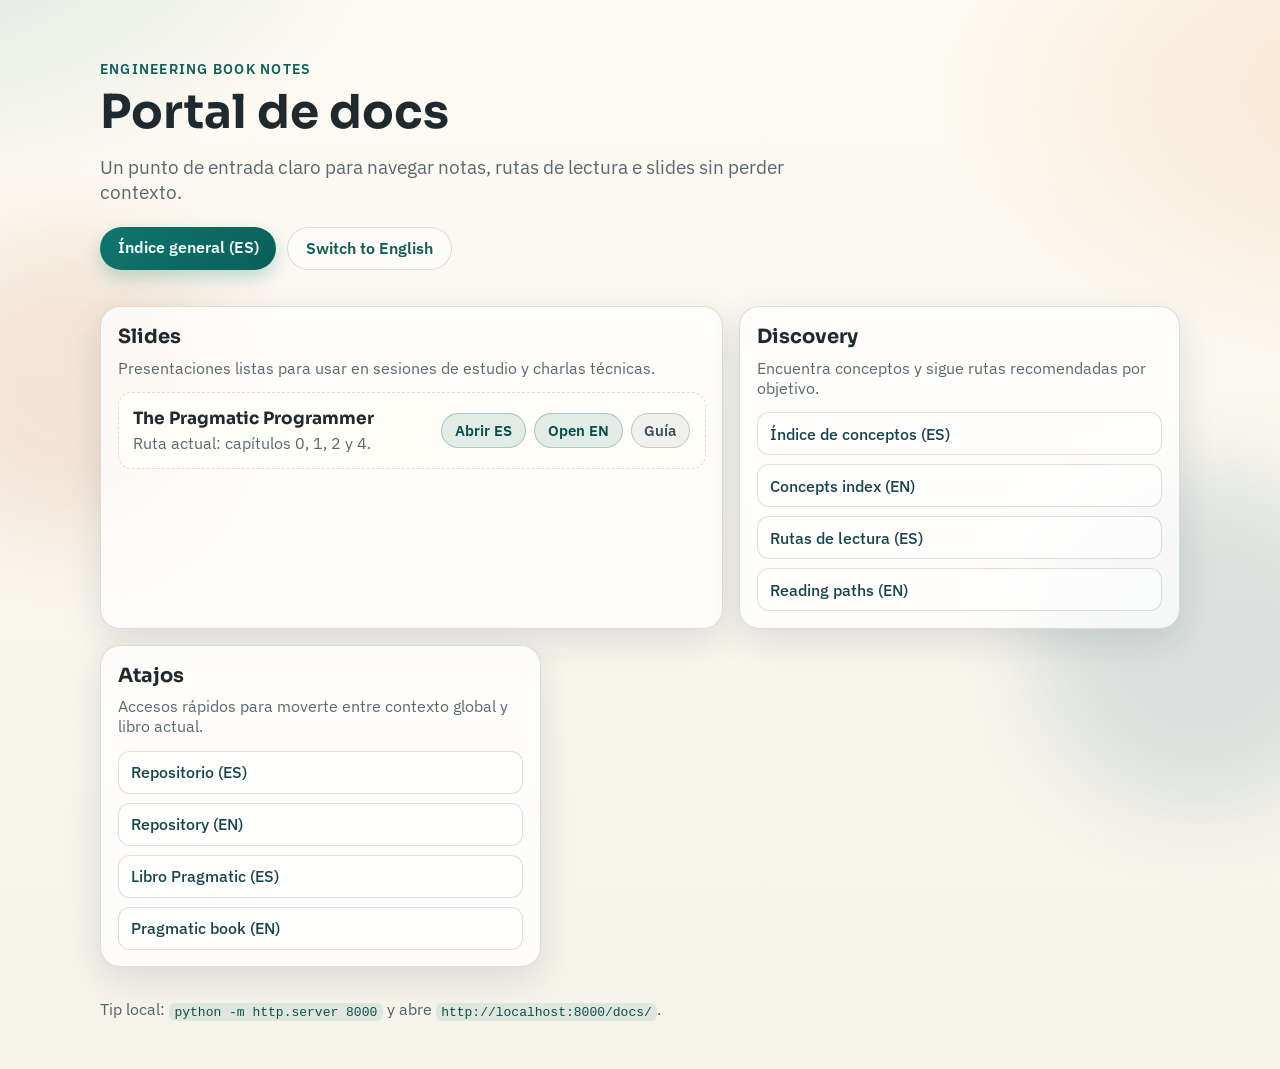
<file: docs/index.html>
<!doctype html>
<html lang="es">
<head>
  <meta charset="utf-8">
  <meta name="viewport" content="width=device-width, initial-scale=1">
  <title>Portal Docs | Engineering Book Notes</title>
  <meta name="description" content="Portal de documentación, rutas y slides para Engineering Book Notes.">
  <link rel="preconnect" href="https://fonts.googleapis.com">
  <link rel="preconnect" href="https://fonts.gstatic.com" crossorigin>
  <link href="https://fonts.googleapis.com/css2?family=Sora:wght@400;600;700&family=IBM+Plex+Sans:wght@400;500;600&display=swap" rel="stylesheet">
  <link rel="stylesheet" href="assets/portal.css">
</head>
<body>
  <div class="bg-shape bg-shape-a" aria-hidden="true"></div>
  <div class="bg-shape bg-shape-b" aria-hidden="true"></div>

  <header class="shell hero reveal">
    <p class="eyebrow">Engineering Book Notes</p>
    <h1>Portal de docs</h1>
    <p class="lead">Un punto de entrada claro para navegar notas, rutas de lectura e slides sin perder contexto.</p>
    <div class="hero-actions">
      <a class="btn btn-primary" href="../README.es.md">Índice general (ES)</a>
      <a class="btn btn-ghost" href="index.en.html">Switch to English</a>
    </div>
  </header>

  <main class="shell grid-layout">
    <section class="card reveal" style="--delay: 0.05s">
      <h2>Slides</h2>
      <p>Presentaciones listas para usar en sesiones de estudio y charlas técnicas.</p>

      <article class="subcard">
        <div>
          <h3>The Pragmatic Programmer</h3>
          <p>Ruta actual: capítulos 0, 1, 2 y 4.</p>
        </div>
        <div class="row-actions">
          <a class="chip" href="slides/pragmatic-programmer/index.html">Abrir ES</a>
          <a class="chip" href="slides/pragmatic-programmer/index.en.html">Open EN</a>
          <a class="chip chip-muted" href="slides/pragmatic-programmer/README.es.md">Guía</a>
        </div>
      </article>
    </section>

    <section class="card reveal" style="--delay: 0.12s">
      <h2>Discovery</h2>
      <p>Encuentra conceptos y sigue rutas recomendadas por objetivo.</p>
      <div class="link-grid">
        <a href="concepts-index.es.md">Índice de conceptos (ES)</a>
        <a href="concepts-index.md">Concepts index (EN)</a>
        <a href="reading-paths.es.md">Rutas de lectura (ES)</a>
        <a href="reading-paths.md">Reading paths (EN)</a>
      </div>
    </section>

    <section class="card reveal" style="--delay: 0.19s">
      <h2>Atajos</h2>
      <p>Accesos rápidos para moverte entre contexto global y libro actual.</p>
      <div class="link-grid">
        <a href="../README.es.md">Repositorio (ES)</a>
        <a href="../README.md">Repository (EN)</a>
        <a href="../books/the-pragmatic-programmer/README.es.md">Libro Pragmatic (ES)</a>
        <a href="../books/the-pragmatic-programmer/README.md">Pragmatic book (EN)</a>
      </div>
    </section>
  </main>

  <footer class="shell footer reveal" style="--delay: 0.24s">
    <p>Tip local: <code>python -m http.server 8000</code> y abre <code>http://localhost:8000/docs/</code>.</p>
  </footer>
</body>
</html>
</file>
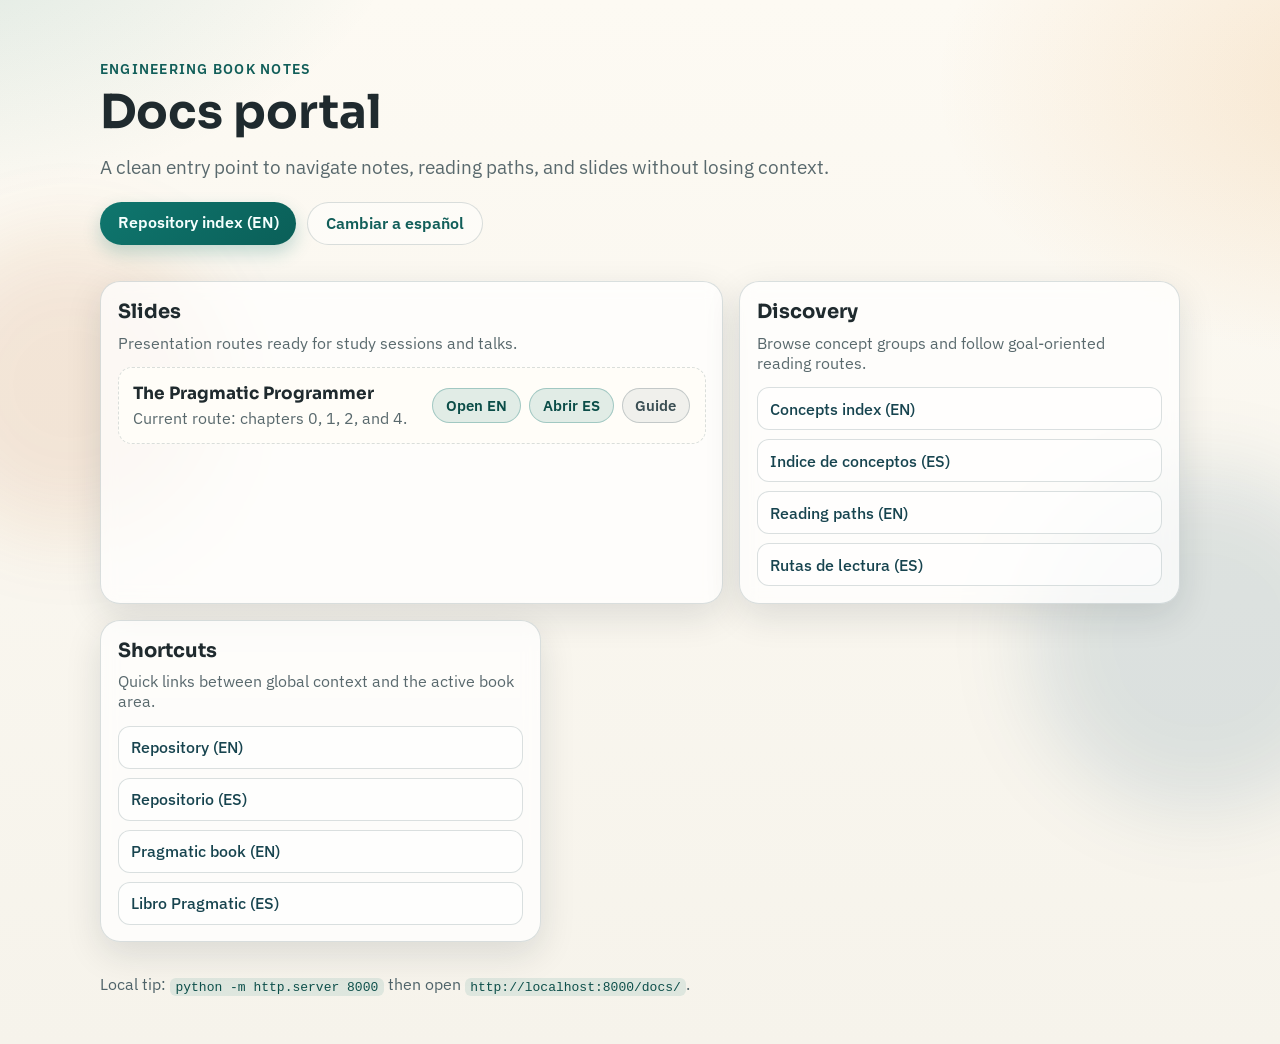
<file: docs/index.en.html>
<!doctype html>
<html lang="en">
<head>
  <meta charset="utf-8">
  <meta name="viewport" content="width=device-width, initial-scale=1">
  <title>Docs Portal | Engineering Book Notes</title>
  <meta name="description" content="Documentation, discovery, and slide portal for Engineering Book Notes.">
  <link rel="preconnect" href="https://fonts.googleapis.com">
  <link rel="preconnect" href="https://fonts.gstatic.com" crossorigin>
  <link href="https://fonts.googleapis.com/css2?family=Sora:wght@400;600;700&family=IBM+Plex+Sans:wght@400;500;600&display=swap" rel="stylesheet">
  <link rel="stylesheet" href="assets/portal.css">
</head>
<body>
  <div class="bg-shape bg-shape-a" aria-hidden="true"></div>
  <div class="bg-shape bg-shape-b" aria-hidden="true"></div>

  <header class="shell hero reveal">
    <p class="eyebrow">Engineering Book Notes</p>
    <h1>Docs portal</h1>
    <p class="lead">A clean entry point to navigate notes, reading paths, and slides without losing context.</p>
    <div class="hero-actions">
      <a class="btn btn-primary" href="../README.md">Repository index (EN)</a>
      <a class="btn btn-ghost" href="index.html">Cambiar a español</a>
    </div>
  </header>

  <main class="shell grid-layout">
    <section class="card reveal" style="--delay: 0.05s">
      <h2>Slides</h2>
      <p>Presentation routes ready for study sessions and talks.</p>

      <article class="subcard">
        <div>
          <h3>The Pragmatic Programmer</h3>
          <p>Current route: chapters 0, 1, 2, and 4.</p>
        </div>
        <div class="row-actions">
          <a class="chip" href="slides/pragmatic-programmer/index.en.html">Open EN</a>
          <a class="chip" href="slides/pragmatic-programmer/index.html">Abrir ES</a>
          <a class="chip chip-muted" href="slides/pragmatic-programmer/README.md">Guide</a>
        </div>
      </article>
    </section>

    <section class="card reveal" style="--delay: 0.12s">
      <h2>Discovery</h2>
      <p>Browse concept groups and follow goal-oriented reading routes.</p>
      <div class="link-grid">
        <a href="concepts-index.md">Concepts index (EN)</a>
        <a href="concepts-index.es.md">Indice de conceptos (ES)</a>
        <a href="reading-paths.md">Reading paths (EN)</a>
        <a href="reading-paths.es.md">Rutas de lectura (ES)</a>
      </div>
    </section>

    <section class="card reveal" style="--delay: 0.19s">
      <h2>Shortcuts</h2>
      <p>Quick links between global context and the active book area.</p>
      <div class="link-grid">
        <a href="../README.md">Repository (EN)</a>
        <a href="../README.es.md">Repositorio (ES)</a>
        <a href="../books/the-pragmatic-programmer/README.md">Pragmatic book (EN)</a>
        <a href="../books/the-pragmatic-programmer/README.es.md">Libro Pragmatic (ES)</a>
      </div>
    </section>
  </main>

  <footer class="shell footer reveal" style="--delay: 0.24s">
    <p>Local tip: <code>python -m http.server 8000</code> then open <code>http://localhost:8000/docs/</code>.</p>
  </footer>
</body>
</html>
</file>
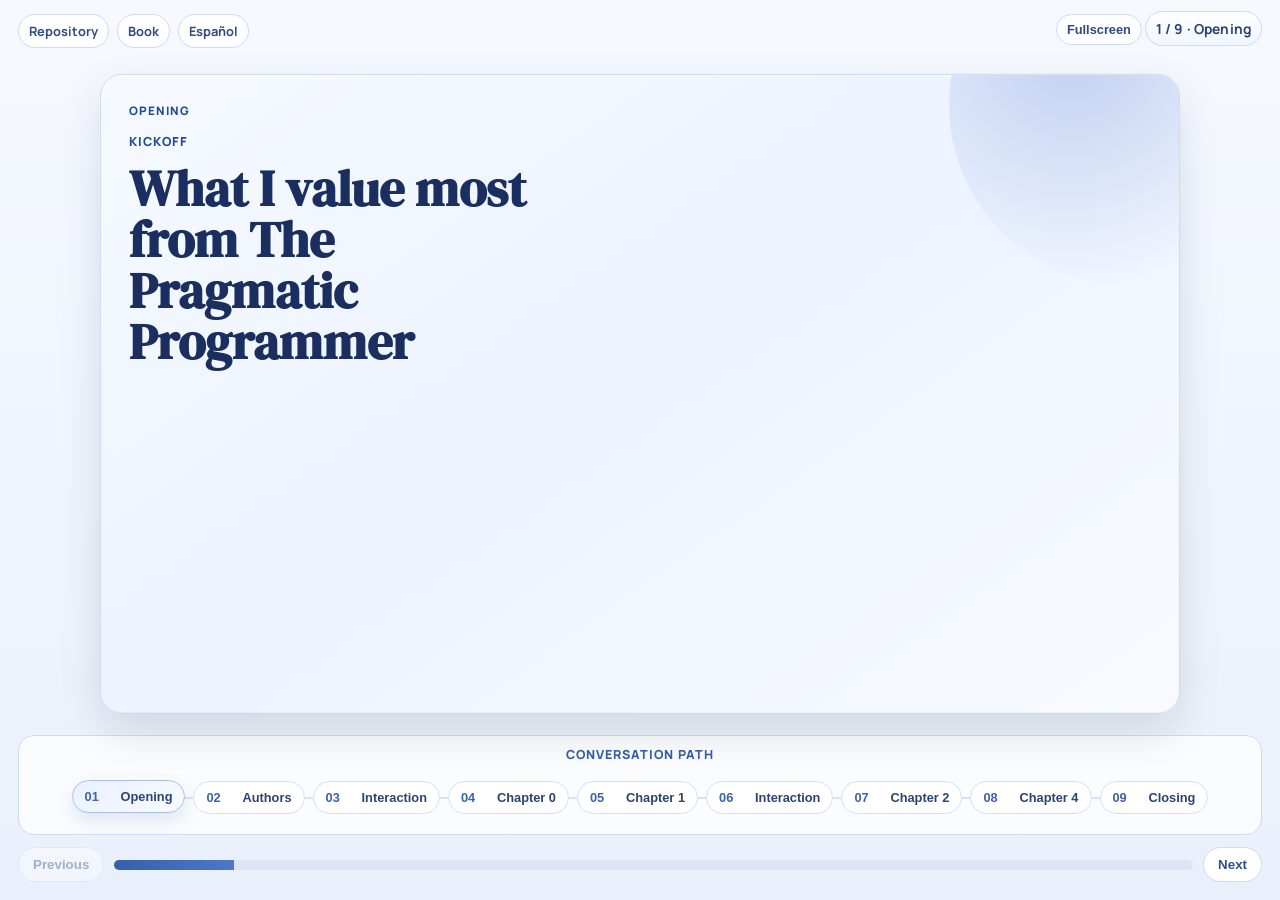
<file: docs/slides/pragmatic-programmer/index.en.html>
<!doctype html>
<html lang="en">
  <head>
    <meta charset="UTF-8" />
    <meta name="viewport" content="width=device-width, initial-scale=1.0" />
    <meta
      name="description"
      content="Presentation for The Pragmatic Programmer (chapters 0, 1, 2, and 4) with practical narrative for technical discussion."
    />
    <title>Slides | The Pragmatic Programmer (EN)</title>
    <link rel="preconnect" href="https://fonts.googleapis.com" />
    <link rel="preconnect" href="https://fonts.gstatic.com" crossorigin />
    <link
      href="https://fonts.googleapis.com/css2?family=DM+Serif+Display:ital@0;1&family=Manrope:wght@400;500;600;700;800&display=swap"
      rel="stylesheet"
    />
    <link rel="stylesheet" href="assets/styles.css" />
  </head>
  <body>
    <div class="bg-grid" aria-hidden="true"></div>
    <div class="bg-glow glow-a" aria-hidden="true"></div>
    <div class="bg-glow glow-b" aria-hidden="true"></div>

    <header class="topbar">
      <div class="topbar-left">
        <a href="https://github.com/duvanbotello/engineering-book-notes" target="_blank" rel="noreferrer">Repository</a>
        <a href="https://github.com/duvanbotello/engineering-book-notes/tree/main/books/the-pragmatic-programmer" target="_blank" rel="noreferrer">Book</a>
        <a href="index.html">Español</a>
      </div>
      <div class="topbar-right">
        <button id="fullscreen" type="button">Fullscreen</button>
        <span id="counter">1 / 11</span>
      </div>
    </header>

    <main class="layout">
      <nav class="agenda" id="agenda" aria-label="Slides timeline"></nav>
      <section class="deck" id="deck" aria-live="polite"></section>
    </main>

    <footer class="controls">
      <button id="prev" type="button">Previous</button>
      <div class="progress"><span id="progress-fill"></span></div>
      <button id="next" type="button">Next</button>
    </footer>

    <script src="assets/slides.en.js"></script>
    <script src="assets/app.js"></script>
  </body>
</html>
</file>
<file: docs/assets/portal.css>
:root {
  --bg: #f6f3eb;
  --bg-soft: #fdfaf3;
  --surface: rgba(255, 255, 255, 0.72);
  --surface-strong: #fffdf8;
  --text: #1f2a2e;
  --muted: #59696d;
  --accent: #0f766e;
  --accent-strong: #115e59;
  --line: rgba(27, 67, 71, 0.16);
  --shadow: 0 12px 36px rgba(19, 37, 44, 0.12);
}

* {
  box-sizing: border-box;
}

body {
  margin: 0;
  min-height: 100vh;
  font-family: "IBM Plex Sans", "Segoe UI", sans-serif;
  color: var(--text);
  background:
    radial-gradient(900px 520px at -10% -10%, rgba(15, 118, 110, 0.16), transparent 60%),
    radial-gradient(740px 440px at 110% 8%, rgba(217, 119, 6, 0.16), transparent 64%),
    linear-gradient(180deg, var(--bg-soft), var(--bg));
  position: relative;
}

.bg-shape {
  position: fixed;
  z-index: 0;
  pointer-events: none;
  border-radius: 999px;
  filter: blur(42px);
  opacity: 0.5;
}

.bg-shape-a {
  width: 340px;
  height: 340px;
  right: -90px;
  bottom: 10%;
  background: rgba(12, 74, 110, 0.24);
}

.bg-shape-b {
  width: 300px;
  height: 300px;
  left: -80px;
  top: 26%;
  background: rgba(180, 83, 9, 0.22);
}

.shell {
  width: min(1080px, calc(100% - 2rem));
  margin: 0 auto;
  position: relative;
  z-index: 1;
}

.hero {
  padding: 3.75rem 0 2.25rem;
}

.eyebrow {
  margin: 0;
  font-size: 0.86rem;
  text-transform: uppercase;
  letter-spacing: 0.09em;
  color: var(--accent-strong);
  font-weight: 600;
}

h1,
h2,
h3 {
  font-family: "Sora", "Trebuchet MS", sans-serif;
  margin: 0;
}

h1 {
  margin-top: 0.55rem;
  font-size: clamp(1.9rem, 2.4vw + 1rem, 3rem);
  line-height: 1.1;
}

.lead {
  margin: 1rem 0 0;
  color: var(--muted);
  font-size: clamp(1rem, 0.7vw + 0.8rem, 1.2rem);
  max-width: 68ch;
}

.hero-actions {
  margin-top: 1.4rem;
  display: flex;
  gap: 0.7rem;
  flex-wrap: wrap;
}

.btn {
  text-decoration: none;
  border-radius: 999px;
  padding: 0.68rem 1.1rem;
  font-weight: 600;
  transition: transform 180ms ease, box-shadow 180ms ease, background-color 180ms ease;
}

.btn:hover {
  transform: translateY(-1px);
}

.btn-primary {
  color: #f5fffe;
  background: linear-gradient(135deg, var(--accent), #0a5f58);
  box-shadow: 0 8px 18px rgba(15, 118, 110, 0.24);
}

.btn-ghost {
  color: var(--accent-strong);
  border: 1px solid var(--line);
  background: rgba(255, 255, 255, 0.45);
}

.grid-layout {
  display: grid;
  grid-template-columns: repeat(12, 1fr);
  gap: 1rem;
  margin-bottom: 2rem;
}

.card {
  grid-column: span 12;
  border: 1px solid var(--line);
  border-radius: 20px;
  padding: 1.05rem;
  background: var(--surface);
  backdrop-filter: blur(8px);
  box-shadow: var(--shadow);
}

.card h2 {
  font-size: 1.22rem;
}

.card > p {
  margin: 0.55rem 0 0.9rem;
  color: var(--muted);
}

.subcard {
  border: 1px dashed var(--line);
  background: var(--surface-strong);
  border-radius: 14px;
  padding: 0.9rem;
  display: flex;
  gap: 0.8rem;
  justify-content: space-between;
  align-items: center;
  flex-wrap: wrap;
}

.subcard h3 {
  font-size: 1.06rem;
}

.subcard p {
  margin: 0.28rem 0 0;
  color: var(--muted);
}

.row-actions {
  display: flex;
  gap: 0.5rem;
  flex-wrap: wrap;
}

.chip {
  text-decoration: none;
  padding: 0.46rem 0.8rem;
  border-radius: 999px;
  border: 1px solid rgba(15, 118, 110, 0.3);
  color: #0b4d48;
  background: rgba(15, 118, 110, 0.12);
  font-weight: 600;
  font-size: 0.92rem;
}

.chip-muted {
  color: #3b4f54;
  background: rgba(67, 94, 101, 0.08);
  border-color: rgba(63, 83, 91, 0.25);
}

.link-grid {
  display: grid;
  gap: 0.55rem;
}

.link-grid a {
  text-decoration: none;
  color: #17444f;
  border: 1px solid var(--line);
  background: rgba(255, 255, 255, 0.5);
  border-radius: 12px;
  padding: 0.66rem 0.75rem;
  font-weight: 500;
}

.link-grid a:hover,
.chip:hover {
  transform: translateY(-1px);
  box-shadow: 0 5px 14px rgba(19, 44, 53, 0.12);
}

.footer {
  padding: 0 0 2.1rem;
  color: #4f6369;
}

code {
  background: rgba(15, 118, 110, 0.1);
  color: #0d4f4a;
  border-radius: 6px;
  padding: 0.1rem 0.34rem;
}

.reveal {
  opacity: 0;
  transform: translateY(14px);
  animation: rise 480ms ease forwards;
  animation-delay: var(--delay, 0s);
}

@keyframes rise {
  to {
    opacity: 1;
    transform: translateY(0);
  }
}

@media (min-width: 860px) {
  .card:nth-child(1) {
    grid-column: span 7;
  }

  .card:nth-child(2),
  .card:nth-child(3) {
    grid-column: span 5;
  }
}

@media (max-width: 560px) {
  .hero {
    padding-top: 2.8rem;
  }

  .card {
    padding: 0.9rem;
  }

  .btn,
  .chip {
    width: 100%;
    text-align: center;
  }
}
</file>
<file: docs/slides/pragmatic-programmer/assets/styles.css>
:root {
  --bg: #eaf0fb;
  --surface: #ffffff;
  --text: #101f3f;
  --muted: #55688f;
  --line: #d0daf0;
  --accent: #355fa8;
  --accent-2: #4b79c8;
  --radius-sm: 10px;
  --radius-md: 14px;
  --radius-lg: 22px;
  --shadow-1: 0 8px 20px rgba(24, 46, 87, 0.08);
  --shadow-2: 0 18px 44px rgba(16, 29, 38, 0.12);
  --shadow-inset: inset 0 1px 0 rgba(255, 255, 255, 0.45), inset 0 -1px 0 rgba(120, 146, 196, 0.08);
  --slide-width: min(1080px, calc(100vw - 56px));
  --slide-height: min(640px, 80vh);
}

* {
  box-sizing: border-box;
}

html,
body {
  margin: 0;
  min-height: 100%;
  font-family: "Manrope", sans-serif;
  color: var(--text);
  background: linear-gradient(180deg, #f6f9ff 0%, var(--bg) 100%);
}

body {
  display: grid;
  grid-template-rows: auto 1fr auto;
  min-height: 100vh;
  overflow: auto;
  position: relative;
}

body::before {
  content: "";
  position: fixed;
  inset: 0;
  pointer-events: none;
  z-index: -1;
  opacity: 0.18;
  background-image: radial-gradient(rgba(36, 58, 102, 0.14) 0.45px, transparent 0.45px);
  background-size: 4px 4px;
}

.bg-grid {
  position: fixed;
  inset: 0;
  z-index: -2;
  background-image: linear-gradient(rgba(66, 96, 150, 0.09) 1px, transparent 1px),
    linear-gradient(90deg, rgba(66, 96, 150, 0.09) 1px, transparent 1px);
  background-size: 34px 34px;
}

.bg-glow {
  position: fixed;
  width: 360px;
  height: 360px;
  border-radius: 50%;
  filter: blur(56px);
  z-index: -1;
  opacity: 0.52;
}

.glow-a {
  top: -120px;
  right: -80px;
  background: radial-gradient(circle at 35% 35%, #a7c3f3 0%, transparent 70%);
}

.glow-b {
  left: -120px;
  bottom: -120px;
  background: radial-gradient(circle at 35% 35%, #d4e1fb 0%, transparent 72%);
}

.topbar {
  display: flex;
  justify-content: space-between;
  gap: 10px;
  padding: 14px 18px;
  transition: opacity 0.28s ease, transform 0.28s ease;
}

.topbar-left {
  display: flex;
  gap: 8px;
  flex-wrap: wrap;
}

.topbar a,
.topbar-right span {
  border: 1px solid var(--line);
  border-radius: 999px;
  background: rgba(255, 255, 255, 0.84);
  text-decoration: none;
  color: #304b7d;
  font-size: 0.8rem;
  font-weight: 700;
  padding: 7px 10px;
}

.topbar-right span {
  font-size: 0.86rem;
  letter-spacing: 0.01em;
  color: #274273;
  background: linear-gradient(180deg, rgba(255, 255, 255, 0.92) 0%, rgba(240, 246, 255, 0.9) 100%);
}

.topbar button {
  border: 1px solid var(--line);
  border-radius: 999px;
  background: rgba(255, 255, 255, 0.84);
  color: #304b7d;
  font-size: 0.8rem;
  font-weight: 700;
  padding: 7px 10px;
  cursor: pointer;
}

.layout {
  display: grid;
  grid-template-rows: 1fr auto;
  gap: 10px;
  padding: 0 18px;
}

.deck {
  grid-row: 1;
}

.agenda {
  grid-row: 2;
}

.agenda {
  border: 1px solid var(--line);
  border-radius: 16px;
  background: rgba(255, 255, 255, 0.75);
  backdrop-filter: blur(8px);
  padding: 10px 12px;
  overflow-x: auto;
  overflow-y: hidden;
  white-space: nowrap;
  scrollbar-width: thin;
  --timeline-progress: 0%;
  text-align: center;
}

.agenda-title {
  margin: 0 0 8px;
  font-size: 0.78rem;
  text-transform: uppercase;
  letter-spacing: 0.08em;
  color: var(--accent);
  font-weight: 800;
  text-align: center;
}

.agenda-list {
  display: inline-flex;
  gap: 8px;
  align-items: center;
  min-width: max-content;
  margin: 0 auto;
  padding: 10px 0;
  position: relative;
}

.agenda-list::before,
.agenda-list::after {
  content: "";
  position: absolute;
  left: 0;
  right: 0;
  top: 50%;
  transform: translateY(-50%);
  height: 2px;
  border-radius: 999px;
}

.agenda-list::before {
  background: #d8e2f5;
}

.agenda-list::after {
  width: var(--timeline-progress);
  right: auto;
  background: linear-gradient(90deg, #4a75c2 0%, #6d93d9 100%);
  transition: width 0.35s ease;
}

.agenda-item {
  border: 1px solid #d5def1;
  border-radius: 999px;
  background: #fff;
  color: #2b4472;
  text-align: left;
  font-size: 0.8rem;
  padding: 8px 12px;
  cursor: pointer;
  display: inline-grid;
  grid-template-columns: 30px 1fr;
  gap: 6px;
  align-items: center;
  white-space: nowrap;
  position: relative;
  z-index: 1;
  transition: transform 0.18s ease, box-shadow 0.18s ease, border-color 0.18s ease, background 0.18s ease;
}

.agenda-item:hover {
  border-color: #abc0e9;
  box-shadow: 0 10px 20px rgba(62, 95, 158, 0.13);
  transform: translateY(-1px) scale(1.01);
}

.agenda-item span {
  font-weight: 800;
  color: #3b63ac;
}

.agenda-item.active {
  border-color: #a8bee9;
  background: linear-gradient(140deg, #eaf1ff 0%, #f7faff 100%);
  box-shadow: 0 8px 18px rgba(67, 102, 168, 0.15);
  transform: translateY(-1px);
}

.agenda-item.active-pulse {
  animation: activePulse 0.38s ease;
}

.deck {
  display: grid;
  place-items: center;
  padding: 0;
}

.slide {
  --slide-accent: var(--accent);
  --slide-accent-soft: rgba(231, 239, 255, 0.86);
  --slide-accent-strong: #204889;
  --reveal-distance: 8px;
  --reveal-scale: 1;
  --reveal-blur: 0px;
  width: var(--slide-width);
  height: var(--slide-height);
  border: 1px solid var(--line);
  border-radius: var(--radius-lg);
  background: linear-gradient(155deg, #ffffff 0%, #f2f6ff 100%);
  box-shadow: var(--shadow-2), var(--shadow-inset);
  padding: clamp(18px, 2.4vw, 28px);
  display: grid;
  grid-template-columns: 1.5fr 1fr;
  grid-template-rows: 1fr auto;
  gap: 14px;
  animation: fadeIn 0.35s ease;
  position: relative;
  overflow: hidden;
}

.theme-vision,
.theme-context {
  --slide-accent: #3f66ae;
  --slide-accent-soft: rgba(229, 238, 255, 0.9);
  --slide-accent-strong: #234a91;
}

.theme-preface {
  --slide-accent: #2f5ca6;
  --slide-accent-soft: rgba(225, 236, 255, 0.9);
  --slide-accent-strong: #204585;
}

.theme-philosophy {
  --slide-accent: #2d7a63;
  --slide-accent-soft: rgba(229, 246, 240, 0.92);
  --slide-accent-strong: #145a46;
}

.theme-approach {
  --slide-accent: #7f5f26;
  --slide-accent-soft: rgba(250, 243, 227, 0.92);
  --slide-accent-strong: #624815;
}

.theme-paranoia {
  --slide-accent: #8a3847;
  --slide-accent-soft: rgba(251, 235, 239, 0.92);
  --slide-accent-strong: #6e2637;
}

.theme-closing {
  --slide-accent: #455578;
  --slide-accent-soft: rgba(237, 241, 250, 0.92);
  --slide-accent-strong: #2f3f62;
}

.slide.no-visual {
  grid-template-columns: 1fr;
}

.theme-closing.no-visual {
  padding: clamp(24px, 4vw, 42px);
}

.theme-closing.no-visual .content {
  align-content: center;
  justify-items: center;
  text-align: center;
  max-width: 920px;
  margin: 0 auto;
  gap: 12px;
}

.theme-closing.no-visual .narrative,
.theme-closing.no-visual .takeaway {
  max-width: 860px;
}

.theme-closing.no-visual ul {
  display: inline-block;
  text-align: left;
  margin-top: 2px;
}

.slide::after {
  content: "";
  position: absolute;
  right: -120px;
  top: -120px;
  width: 280px;
  height: 280px;
  border-radius: 50%;
  background: radial-gradient(circle at 30% 30%, rgba(76, 118, 194, 0.24) 0%, transparent 72%);
}

.content {
  display: grid;
  grid-template-rows: auto auto auto auto 1fr auto;
  gap: 9px;
}

.slide.is-compact .content {
  gap: 7px;
}

.slide.is-compact h1 {
  font-size: clamp(1.72rem, 2.8vw, 2.32rem);
}

.slide.is-compact .narrative {
  font-size: 0.88rem;
  line-height: 1.36;
  max-width: 100%;
}

.slide.is-compact li {
  font-size: clamp(0.84rem, 1vw, 0.92rem);
  line-height: 1.17;
}

.slide.is-compact .takeaway {
  font-size: 0.86rem;
  padding: 7px 9px;
}

.slide.is-compact .subsection {
  padding: 7px 9px;
}

.slide.is-compact .subsection-list li {
  font-size: 0.78rem;
}

.slide.is-compact .visual {
  padding: 10px;
  grid-template-rows: auto 110px 1fr;
  gap: 7px;
}

.slide.is-compact .visual-list li {
  font-size: 0.74rem;
  padding: 6px 7px;
}

.chapter {
  margin: 0;
  font-size: 0.73rem;
  text-transform: uppercase;
  letter-spacing: 0.09em;
  font-weight: 800;
  color: var(--slide-accent-strong);
}

.subtitle {
  margin: 0;
  text-transform: uppercase;
  letter-spacing: 0.08em;
  color: var(--slide-accent-strong);
  font-size: 0.78rem;
  font-weight: 800;
}

h1 {
  margin: 0;
  font-family: "DM Serif Display", serif;
  font-size: clamp(1.95rem, 3.6vw, 2.8rem);
  line-height: 1.04;
  color: #1a2f5f;
}

.narrative {
  margin: 0;
  color: #344f80;
  font-size: 0.94rem;
  line-height: 1.46;
  max-width: 88%;
}

ul {
  margin: 4px 0 0;
  padding-left: 18px;
  display: grid;
  gap: 4px;
}

li {
  color: #2f466f;
  line-height: 1.22;
  font-size: clamp(0.92rem, 1.15vw, 1rem);
  margin: 0;
  padding: 0;
}

li + li {
  margin-top: 0;
}

.kicker {
  grid-column: 1 / -1;
  margin: 0;
  color: var(--muted);
  font-size: 0.9rem;
  font-weight: 700;
  border-top: 1px solid #d8e2f3;
  padding-top: 10px;
}

.takeaway {
  margin: 0;
  border-left: 4px solid var(--slide-accent-strong);
  border-radius: 0 12px 12px 0;
  padding: 8px 10px;
  background: linear-gradient(90deg, var(--slide-accent-soft) 0%, rgba(244, 248, 255, 0.86) 100%);
  color: #243f75;
  font-weight: 700;
  font-size: 0.92rem;
  box-shadow: var(--shadow-inset);
}

.subsection {
  margin-top: 4px;
  border: 1px solid #d6dff1;
  border-radius: var(--radius-sm);
  background: #f8faff;
  padding: 8px 10px;
  position: relative;
  overflow: hidden;
  box-shadow: var(--shadow-inset);
}

.subsection::before {
  content: "";
  position: absolute;
  left: 0;
  top: 0;
  width: 100%;
  height: 3px;
  background: linear-gradient(90deg, #7e9fdd 0%, #bfd0f3 100%);
}

.subsection-questions::before {
  background: linear-gradient(90deg, #4e73bf 0%, #9cb7ee 100%);
}

.subsection-actions::before {
  background: linear-gradient(90deg, #5c78b8 0%, #9fb6e8 100%);
}

.subsection-title {
  margin: 0 0 4px;
  color: #2f4f8f;
  font-weight: 800;
  font-size: 0.82rem;
  text-transform: uppercase;
  letter-spacing: 0.05em;
}

.subsection-list {
  margin: 0;
  padding: 0;
  list-style: none;
}

.subsection-list li {
  font-size: 0.84rem;
  line-height: 1.12;
  color: #2d4879;
  display: grid;
  grid-template-columns: 20px 1fr;
  gap: 7px;
  align-items: start;
}

.subsection-marker {
  width: 20px;
  height: 20px;
  border-radius: 999px;
  font-size: 0.68rem;
  font-weight: 800;
  display: inline-flex;
  align-items: center;
  justify-content: center;
  border: 1px solid #c5d4f2;
  color: #365f9f;
  background: #edf2ff;
}

.subsection-actions .subsection-marker {
  border-color: #c7d4f1;
  color: #3a6099;
  background: #eef3ff;
}

.subsection-text {
  line-height: 1.18;
}

.qa-grid {
  display: grid;
  grid-template-columns: repeat(2, minmax(0, 1fr));
  gap: 6px;
}

.visual {
  border: 1px solid #d3dcf1;
  border-radius: var(--radius-md);
  background: linear-gradient(155deg, #f8faff 0%, #edf2ff 100%);
  padding: 12px;
  display: grid;
  grid-template-rows: auto 128px 1fr;
  gap: 8px;
  box-shadow: var(--shadow-1), var(--shadow-inset);
}

.visual-title {
  margin: 0;
  color: #325799;
  text-transform: uppercase;
  letter-spacing: 0.07em;
  font-size: 0.72rem;
  font-weight: 800;
}

.diagram {
  border-radius: var(--radius-sm);
  border: 1px solid #d0dbf2;
  background: radial-gradient(circle at 24% 25%, #b9cdf8 0%, #eaf1ff 36%, #f6f9ff 72%);
  position: relative;
  overflow: hidden;
}

.diagram::before,
.diagram::after {
  content: "";
  position: absolute;
  border-radius: 50%;
}

.diagram::before {
  width: 64px;
  height: 64px;
  right: 14px;
  top: 18px;
  border: 3px solid rgba(67, 100, 167, 0.34);
}

.diagram::after {
  width: 190px;
  height: 190px;
  left: -66px;
  bottom: -98px;
  border: 2px dashed rgba(67, 100, 167, 0.36);
}

.visual-list {
  margin: 0;
  padding: 0;
  list-style: none;
  display: grid;
  gap: 6px;
}

.visual-list li {
  border: 1px solid #d4ddf2;
  border-radius: var(--radius-sm);
  background: #fff;
  padding: 7px 8px;
  font-size: 0.78rem;
  color: #2e4f83;
  box-shadow: var(--shadow-inset);
}

.visual-lessons {
  border-color: #b8dcca;
  background: linear-gradient(155deg, #f6fcf9 0%, #edf8f2 100%);
}

.visual-lessons .visual-title {
  color: #21654f;
}

.visual-lessons .diagram {
  background: radial-gradient(circle at 30% 30%, #b8e5d0 0%, #eaf9f1 42%, #f7fdf9 75%);
}

.visual-lessons .visual-list li {
  border-color: #c6e6d7;
  background: #f9fefb;
  color: #1f5f49;
  font-weight: 600;
  position: relative;
  padding-left: 28px;
}

.visual-lessons .visual-list li::before {
  content: "✓";
  position: absolute;
  left: 10px;
  top: 7px;
  font-size: 0.78rem;
  color: #1f8d61;
  font-weight: 800;
}

.visual-question {
  border-color: #b9cde9;
  background: linear-gradient(155deg, #f5f8ff 0%, #ecf2ff 100%);
}

.visual-question .visual-title {
  color: #2f4f8f;
}

.visual-question .diagram {
  background: radial-gradient(circle at 30% 30%, #c8d7ff 0%, #ebf0ff 45%, #f7f9ff 80%);
  border-color: #c4d2f4;
}

.visual-question .diagram::before {
  width: 96px;
  height: 96px;
  right: 16px;
  top: 14px;
  border-color: rgba(75, 104, 172, 0.4);
}

.visual-question .diagram::after {
  width: 220px;
  height: 220px;
  left: -74px;
  bottom: -110px;
  border-color: rgba(77, 102, 160, 0.34);
}

.visual-question .visual-list li {
  border-color: #c6d4f4;
  background: linear-gradient(140deg, #ffffff 0%, #f6f8ff 100%);
  color: #203d74;
  font-size: 0.92rem;
  font-weight: 800;
  line-height: 1.28;
  text-align: center;
  padding: 11px 10px;
  box-shadow: 0 10px 24px rgba(57, 83, 145, 0.14);
}

.visual-question .visual-list li::before {
  content: "?";
  display: inline-flex;
  align-items: center;
  justify-content: center;
  width: 28px;
  height: 28px;
  border-radius: 999px;
  margin-right: 8px;
  background: #e5edff;
  color: #355fa8;
  font-size: 0.95rem;
  font-weight: 900;
}

.controls {
  display: grid;
  grid-template-columns: auto 1fr auto;
  gap: 10px;
  align-items: center;
  padding: 12px 18px 18px;
  transition: opacity 0.28s ease, transform 0.28s ease;
}

button {
  border: 1px solid var(--line);
  border-radius: 999px;
  background: #fff;
  color: #2f4f8f;
  font-weight: 700;
  padding: 9px 14px;
  cursor: pointer;
  transition: transform 0.18s ease, box-shadow 0.18s ease, border-color 0.18s ease;
}

button:hover:not(:disabled) {
  transform: translateY(-1px);
  border-color: #a8bee9;
  box-shadow: 0 8px 16px rgba(61, 93, 152, 0.14);
}

button:disabled {
  opacity: 0.4;
  cursor: not-allowed;
}

.progress {
  height: 10px;
  border-radius: 999px;
  background: #dde4f5;
  overflow: hidden;
}

.progress span {
  display: block;
  height: 100%;
  width: 0;
  background: linear-gradient(90deg, var(--accent) 0%, var(--accent-2) 100%);
  transition: width 0.25s ease;
}

.theme-preface .diagram,
.theme-closing .diagram {
  background: radial-gradient(circle at 20% 20%, #c9d8fb 0%, #edf2ff 44%, #f8faff 75%);
}

.theme-philosophy .diagram,
.theme-principles .diagram {
  background: radial-gradient(circle at 25% 25%, #b5cdfa 0%, #eaf1ff 41%, #f8faff 72%);
}

.theme-approach .diagram,
.theme-actions .diagram {
  background: radial-gradient(circle at 30% 30%, #bfd0fb 0%, #edf2ff 40%, #f8faff 76%);
}

.theme-paranoia .diagram,
.theme-pitfalls .diagram {
  background: radial-gradient(circle at 30% 30%, #c2d1fb 0%, #edf2ff 39%, #f8faff 75%);
}

.reveal-item {
  opacity: 0;
  transform: translateY(var(--reveal-distance)) scale(var(--reveal-scale));
  filter: blur(var(--reveal-blur));
  transition: opacity 0.28s ease, transform 0.28s ease, filter 0.28s ease;
}

.reveal-item.is-visible {
  opacity: 1;
  transform: translateY(0) scale(1);
  filter: blur(0);
}

.mode-hero {
  --reveal-distance: 6px;
  --reveal-scale: 0.987;
  background: linear-gradient(145deg, #f6f9ff 0%, #edf3ff 46%, #f8faff 100%);
}

.mode-hero::after {
  width: 360px;
  height: 360px;
  right: -130px;
  top: -150px;
  background: radial-gradient(circle at 35% 35%, rgba(78, 118, 203, 0.28) 0%, transparent 72%);
}

.mode-hero h1 {
  font-size: clamp(2.2rem, 4.4vw, 3.1rem);
  line-height: 1.03;
  max-width: 16ch;
}

.mode-hero .narrative {
  font-size: clamp(0.96rem, 1.35vw, 1.06rem);
  max-width: 92%;
  border-left: 4px solid #7d9ede;
  padding-left: 10px;
  color: #2a4679;
}

.mode-hero .content {
  align-content: start;
  gap: 14px;
}

.mode-hero .visual {
  border-color: #b7c8ed;
  background: linear-gradient(160deg, #f7faff 0%, #eef4ff 100%);
}

.mode-hero .visual-list li {
  font-size: 0.92rem;
  font-weight: 700;
  border-color: #cad8f3;
  background: linear-gradient(180deg, #ffffff 0%, #f7faff 100%);
}

.mode-hero .takeaway {
  border-left-width: 4px;
  font-size: 0.96rem;
  background: linear-gradient(90deg, rgba(228, 236, 255, 0.92) 0%, rgba(243, 247, 255, 0.8) 100%);
}

:fullscreen .topbar-right span,
body:fullscreen .topbar-right span {
  font-size: 0.95rem;
  padding: 8px 12px;
  border-color: #a7bde7;
}

:fullscreen .progress,
body:fullscreen .progress {
  height: 12px;
}

.mode-question {
  --reveal-distance: 4px;
  --reveal-blur: 5px;
  grid-template-columns: 1fr;
  grid-template-rows: 1fr;
  height: var(--slide-height);
  background: linear-gradient(145deg, #edf4ff 0%, #dee9ff 52%, #f3f8ff 100%);
}

.mode-question::after {
  width: 420px;
  height: 420px;
  right: -120px;
  top: -150px;
  background: radial-gradient(circle at 35% 35%, rgba(78, 118, 203, 0.28) 0%, transparent 72%);
}

.mode-question .content {
  position: relative;
  width: 100%;
  min-height: 100%;
  display: flex;
  align-items: center;
  justify-content: center;
  text-align: center;
  padding: 20px 20px 92px;
}

.mode-question .chapter,
.mode-question .subtitle,
.mode-question ul,
.mode-question .takeaway,
.mode-question .visual,
.mode-question .kicker {
  display: none;
}

.mode-question h1 {
  font-size: clamp(2.3rem, 4.8vw, 3.5rem);
  line-height: 1.02;
  color: #132f63;
  max-width: 760px;
  margin: 0 auto;
  position: relative;
}

.mode-question h1::after {
  content: "";
  position: absolute;
  top: -14px;
  right: -14px;
  width: 10px;
  height: 10px;
  border-radius: 50%;
  background: #2d63bc;
  box-shadow: 0 0 0 0 rgba(45, 99, 188, 0.38);
  animation: liveDot 1.5s ease-out infinite;
}

.mode-question .narrative {
  position: absolute;
  left: 50%;
  bottom: 20px;
  transform: translateX(-50%);
  width: min(680px, calc(100% - 30px));
  margin: 0;
  font-size: clamp(0.92rem, 1.2vw, 1rem);
  color: #1e417d;
  border: 1px solid #9bb2e4;
  border-radius: 16px;
  background: linear-gradient(180deg, rgba(255, 255, 255, 0.95) 0%, rgba(241, 247, 255, 0.94) 100%);
  padding: 10px 12px;
  box-shadow: 0 14px 34px rgba(49, 78, 140, 0.16);
}

.mode-question .narrative::before {
  content: attr(data-cta);
  display: inline-block;
  margin-right: 8px;
  border-radius: 999px;
  border: 1px solid #b5c8ef;
  background: #ecf3ff;
  color: #2b4f8b;
  font-size: 0.68rem;
  font-weight: 800;
  letter-spacing: 0.04em;
  text-transform: uppercase;
  padding: 3px 6px;
  vertical-align: middle;
}

body.presentation-idle .topbar,
body.presentation-idle .controls {
  opacity: 0;
  transform: translateY(-8px);
  pointer-events: none;
}

:fullscreen .topbar a,
:fullscreen .topbar button,
:fullscreen .topbar-right span,
body:fullscreen .topbar a,
body:fullscreen .topbar button,
body:fullscreen .topbar-right span {
  border-color: #9fb5df;
  background: rgba(252, 254, 255, 0.92);
}

:fullscreen .controls button,
body:fullscreen .controls button {
  border-color: #9fb5df;
}

@keyframes activePulse {
  0% {
    transform: translateY(-1px) scale(1);
  }
  50% {
    transform: translateY(-2px) scale(1.03);
  }
  100% {
    transform: translateY(-1px) scale(1);
  }
}

@keyframes liveDot {
  0% {
    box-shadow: 0 0 0 0 rgba(45, 99, 188, 0.4);
  }
  100% {
    box-shadow: 0 0 0 11px rgba(45, 99, 188, 0);
  }
}


@keyframes fadeIn {
  from {
    opacity: 0;
    transform: translateY(8px);
  }
  to {
    opacity: 1;
    transform: translateY(0);
  }
}

@media (max-width: 760px) {
  body {
    overflow: auto;
  }

  .layout {
    grid-template-rows: auto 1fr;
    padding: 0 10px;
  }

  .agenda {
    max-height: none;
  }

  .agenda-list {
    display: inline-flex;
  }

  .topbar {
    padding: 10px;
  }

  .topbar-left {
    gap: 6px;
  }

  .topbar a,
  .topbar-right span {
    font-size: 0.72rem;
    padding: 6px 8px;
  }

  .slide {
    min-height: auto;
    height: auto;
    grid-template-columns: 1fr;
    grid-template-rows: auto auto auto;
    width: min(1080px, calc(100vw - 20px));
    padding: 20px 16px;
  }

  .content {
    gap: 8px;
  }

  .narrative {
    max-width: 100%;
  }

  .visual {
    grid-template-rows: auto 120px 1fr;
  }

  .qa-grid {
    grid-template-columns: 1fr;
  }

  li {
    font-size: 1rem;
  }
}

@media (prefers-reduced-motion: reduce) {
  * {
    animation: none !important;
    transition-duration: 0.01ms !important;
    scroll-behavior: auto !important;
  }

  body.presentation-idle .topbar,
  body.presentation-idle .controls {
    opacity: 1;
    transform: none;
    pointer-events: auto;
  }
}
</file>
